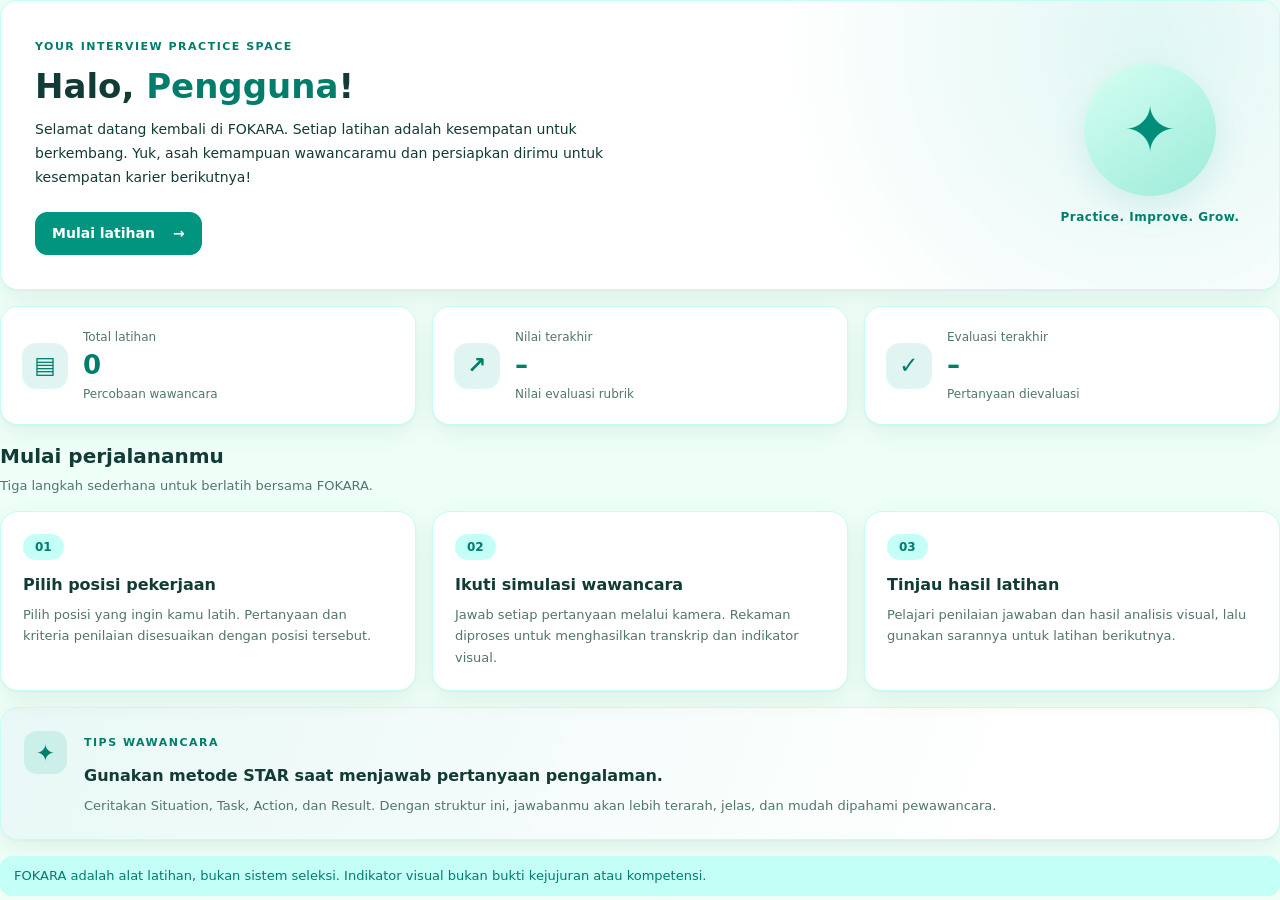
<file: frontend/web/index.html>
<!doctype html>
<html lang="id" data-theme="langit">

<head>
  <meta charset="utf-8">
  <meta name="viewport" content="width=device-width,initial-scale=1">

  <title>FOKARA</title>

  <link rel="icon" href="assets/img/favicon.svg">
  <link rel="stylesheet" href="assets/css/tokens.css">
  <link rel="stylesheet" href="assets/css/base.css">
  <link rel="stylesheet" href="assets/css/components.css">
  <link rel="stylesheet" href="assets/css/pages/home.css">
</head>

<body data-root="">

  <div id="content" class="stack">

    <!-- SAPAAN -->
    <section class="card welcome">

      <div class="welcome-content">
        <span class="welcome-label">YOUR INTERVIEW PRACTICE SPACE</span>

        <h2>
          Halo, <span id="greetingName">Pengguna</span>!
        </h2>

        <p>
          Selamat datang kembali di FOKARA.
          Setiap latihan adalah kesempatan untuk berkembang.
          Yuk, asah kemampuan wawancaramu dan persiapkan dirimu
          untuk kesempatan karier berikutnya!
        </p>

        <a class="btn primary" href="pages/roles.html">
          <span>Mulai latihan</span>
          <span aria-hidden="true">→</span>
        </a>
      </div>

      <div class="welcome-decoration" aria-hidden="true">
        <div class="welcome-circle">
          <span>✦</span>
        </div>
        <div class="welcome-caption">
          Practice. Improve. Grow.
        </div>
      </div>

    </section>


    <!-- STATISTIK -->
    <section class="home-stats">

      <article class="card stat-card">
        <div class="stat-icon">▤</div>
        <div>
          <span class="muted small">Total latihan</span>
          <strong id="totalPractice">0</strong>
          <span class="stat-description">Percobaan wawancara</span>
        </div>
      </article>

      <article class="card stat-card">
        <div class="stat-icon">↗</div>
        <div>
          <span class="muted small">Nilai terakhir</span>
          <strong id="latestScore">–</strong>
          <span class="stat-description">Nilai evaluasi rubrik</span>
        </div>
      </article>

      <article class="card stat-card">
        <div class="stat-icon">✓</div>
        <div>
          <span class="muted small">Evaluasi terakhir</span>
          <strong id="evaluatedQuestions">–</strong>
          <span class="stat-description">Pertanyaan dievaluasi</span>
        </div>
      </article>

    </section>


    <!-- PANDUAN -->
    <section class="home-section">

      <div class="section-heading">
        <div>
          <h2>Mulai perjalananmu</h2>
          <p class="muted">Tiga langkah sederhana untuk berlatih bersama FOKARA.</p>
        </div>
      </div>

      <div class="grid g3 home-steps">

        <article class="card step-card">
          <span class="chip">01</span>
          <h3>Pilih posisi pekerjaan</h3>
          <p class="muted">
            Pilih posisi yang ingin kamu latih.
            Pertanyaan dan kriteria penilaian disesuaikan
            dengan posisi tersebut.
          </p>
        </article>

        <article class="card step-card">
          <span class="chip">02</span>
          <h3>Ikuti simulasi wawancara</h3>
          <p class="muted">
            Jawab setiap pertanyaan melalui kamera.
            Rekaman diproses untuk menghasilkan transkrip
            dan indikator visual.
          </p>
        </article>

        <article class="card step-card">
          <span class="chip">03</span>
          <h3>Tinjau hasil latihan</h3>
          <p class="muted">
            Pelajari penilaian jawaban dan hasil analisis visual,
            lalu gunakan sarannya untuk latihan berikutnya.
          </p>
        </article>

      </div>
    </section>


    <!-- LAPORAN TERAKHIR -->
    <section class="card last" id="lastCard" hidden>

      <div class="last-heading">
        <span class="muted small">LAPORAN TERAKHIR</span>
        <b id="lastRole">Latihan</b>
        <div class="muted small" id="lastDate">
          Tanggal tidak tersedia
        </div>
      </div>

      <div class="last-result">
        <b class="last-score" id="lastScore">–</b>
        <span class="muted small">Nilai evaluasi jawaban</span>
      </div>

      <a class="btn" id="lastLink" href="#">
        Buka laporan →
      </a>

    </section>


    <!-- TIPS -->
    <section class="card daily-tip">

      <div class="tip-icon">✦</div>

      <div>
        <span class="tip-label">TIPS WAWANCARA</span>
        <h3>Gunakan metode STAR saat menjawab pertanyaan pengalaman.</h3>
        <p class="muted">
          Ceritakan Situation, Task, Action, dan Result.
          Dengan struktur ini, jawabanmu akan lebih terarah,
          jelas, dan mudah dipahami pewawancara.
        </p>
      </div>

    </section>


    <!-- INFORMASI -->
    <p class="banner">
      FOKARA adalah alat latihan, bukan sistem seleksi.
      Indikator visual bukan bukti kejujuran atau kompetensi.
    </p>

  </div>

  <script
    type="module"
    src="assets/js/pages/home.js"
  ></script>

</body>
</html>
</file>
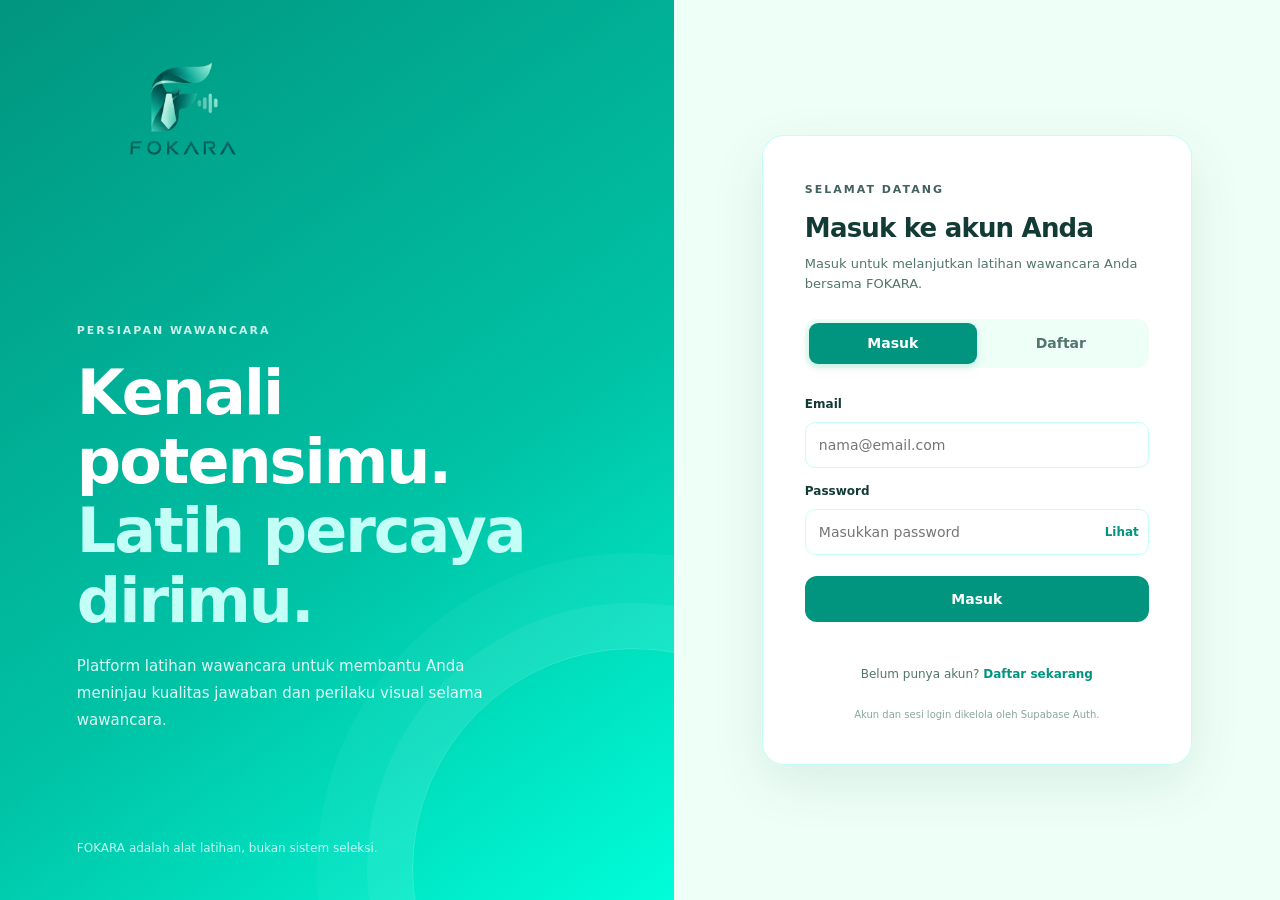
<file: frontend/web/login.html>
<!doctype html>
<html lang="id" data-theme="langit">

<head>
  <meta charset="utf-8">
  <meta name="viewport" content="width=device-width,initial-scale=1">
  <meta name="theme-color" content="#01957F">

  <title>Masuk · FOKARA</title>

  <link rel="icon" href="assets/img/favicon.svg">
  <link rel="stylesheet" href="assets/css/tokens.css">
  <link rel="stylesheet" href="assets/css/base.css">
  <link rel="stylesheet" href="assets/css/components.css">
  <link rel="stylesheet" href="assets/css/pages/auth.css">

  <style>
    .auth-brand {
      display: inline-flex;
      align-items: center;
      text-decoration: none;
      margin-bottom: 32px;
    }

    .auth-logo {
      display: block;
      width: 210px;
      max-width: 100%;
      height: auto;
      object-fit: contain;
    }

    .auth-disclaimer {
      line-height: 1.6;
    }

    @media (max-width: 768px) {
      .auth-logo {
        width: 175px;
      }
    }
  </style>
</head>

<body class="auth-page" data-root="">

  <main class="auth-layout">

    <!-- BAGIAN INTRO / BRAND -->
    <section class="auth-intro">

      <a class="auth-brand" href="login.html" aria-label="FOKARA">
        <img
          src="assets/img/fokara-logo.png"
          alt="FOKARA"
          class="auth-logo"
        >
      </a>

      <div class="auth-intro-copy">
        <span class="auth-kicker">PERSIAPAN WAWANCARA</span>

        <h1>
          Kenali potensimu.<br>
          <span>Latih percaya dirimu.</span>
        </h1>

        <p>
          Platform latihan wawancara untuk membantu Anda meninjau kualitas jawaban dan perilaku visual selama wawancara.
        </p>
      </div>

      <p class="auth-disclaimer">
        FOKARA adalah alat latihan, bukan sistem seleksi.
      </p>

    </section>


    <!-- BAGIAN FORM LOGIN -->
    <section class="auth-panel-wrap">

      <div class="auth-panel">

        <div class="auth-heading">
          <span class="auth-kicker">SELAMAT DATANG</span>

          <h2 id="formTitle">Masuk ke akun Anda</h2>

          <p id="formSubtitle">
            Masuk untuk melanjutkan latihan wawancara Anda bersama FOKARA.
          </p>
        </div>


        <!-- TAB LOGIN DAN REGISTER -->
        <div class="auth-tabs" role="tablist" aria-label="Jenis autentikasi">

          <button
            class="auth-tab active"
            id="loginTab"
            type="button"
          >
            Masuk
          </button>

          <button
            class="auth-tab"
            id="registerTab"
            type="button"
          >
            Daftar
          </button>

        </div>


        <!-- FORM AUTENTIKASI -->
        <form
          id="authForm"
          class="auth-form"
          method="post"
          action="#"
          onsubmit="return false;"
        >

          <!-- NAMA LENGKAP -->
          <div id="nameWrap" hidden>
            <label for="fullName">Nama lengkap</label>

            <input
              id="fullName"
              name="fullName"
              type="text"
              placeholder="Nama lengkap"
              autocomplete="name"
              minlength="2"
            >
          </div>


          <!-- EMAIL -->
          <label for="email">Email</label>

          <input
            id="email"
            name="email"
            type="email"
            placeholder="nama@email.com"
            autocomplete="email"
            required
          >


          <!-- PASSWORD -->
          <label for="password">Password</label>

          <div class="password-wrap">

            <input
              id="password"
              name="password"
              type="password"
              placeholder="Masukkan password"
              autocomplete="current-password"
              minlength="8"
              required
            >

            <button
              type="button"
              id="togglePassword"
              class="password-toggle"
              aria-label="Tampilkan password"
            >
              Lihat
            </button>

          </div>


          <!-- KONFIRMASI PASSWORD -->
          <div id="confirmWrap" hidden>

            <label for="confirmPassword">
              Konfirmasi password
            </label>

            <input
              id="confirmPassword"
              name="confirmPassword"
              type="password"
              placeholder="Ulangi password"
              autocomplete="new-password"
              minlength="8"
            >

          </div>


          <!-- TOMBOL SUBMIT -->
          <button
            id="submitBtn"
            class="btn primary auth-submit"
            type="submit"
          >
            Masuk
          </button>


          <!-- PESAN AUTENTIKASI -->
          <p
            id="authMessage"
            class="auth-message"
            role="status"
            aria-live="polite"
          ></p>

        </form>


        <!-- PINDAH LOGIN / REGISTER -->
        <p class="auth-switch" id="switchText">

          <span id="switchPrompt">
            Belum punya akun?
          </span>

          <button
            type="button"
            id="switchMode"
          >
            Daftar sekarang
          </button>

        </p>


        <!-- INFORMASI KEAMANAN -->
        <p class="auth-security">
          Akun dan sesi login dikelola oleh Supabase Auth.
        </p>

      </div>

    </section>

  </main>


  <!-- JAVASCRIPT AUTENTIKASI -->
  <script
    type="module"
    src="assets/js/pages/login.js"
  ></script>

</body>
</html>
</file>
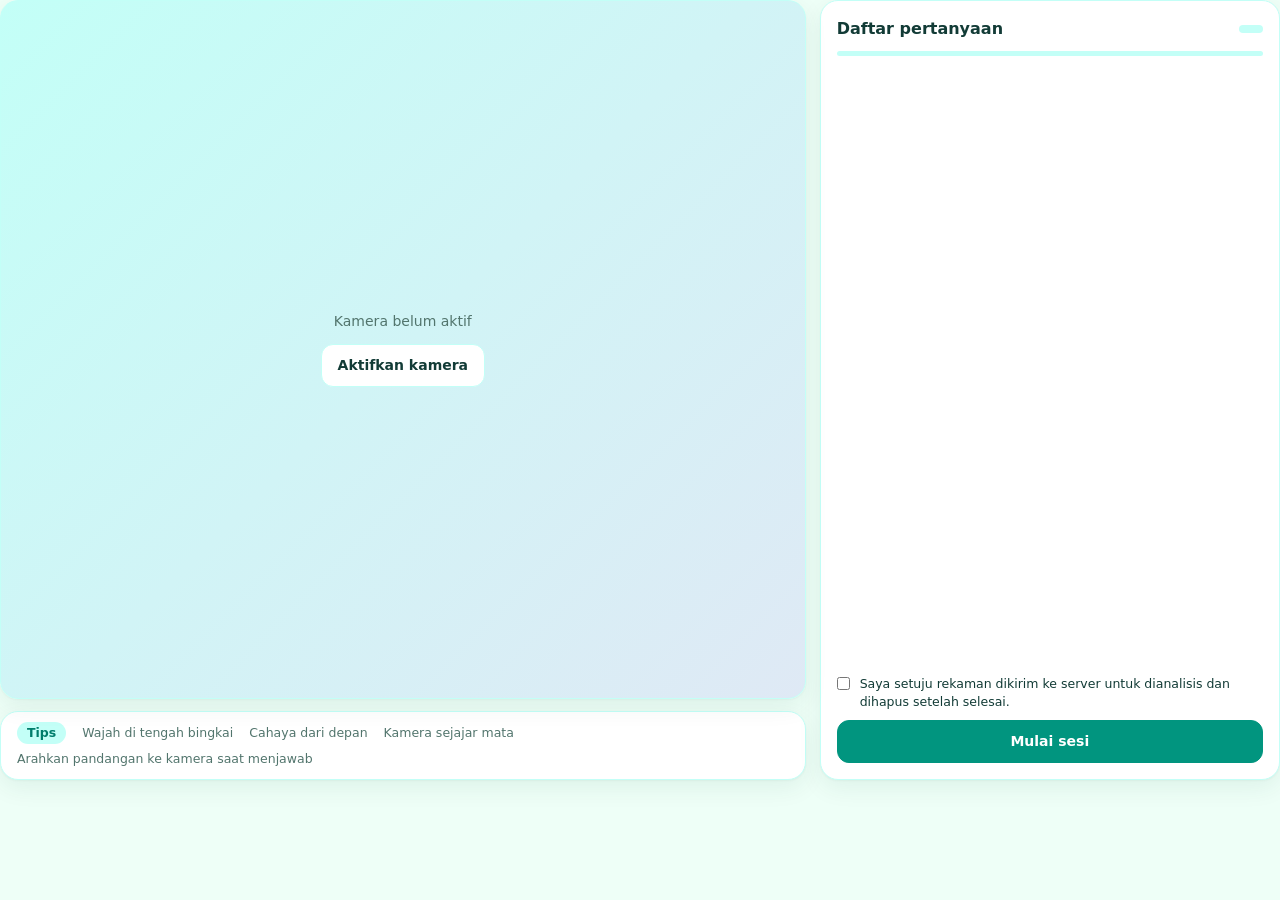
<file: frontend/web/pages/interview.html>
<!doctype html>
<html lang="id" data-theme="langit">
<head>
  <meta charset="utf-8"><meta name="viewport" content="width=device-width,initial-scale=1">
  <title>Sesi Latihan</title>
  <link rel="icon" href="../assets/img/favicon.svg">
  <link rel="stylesheet" href="../assets/css/tokens.css">
  <link rel="stylesheet" href="../assets/css/base.css">
  <link rel="stylesheet" href="../assets/css/components.css">
  <link rel="stylesheet" href="../assets/css/pages/interview.css">
</head>
<body data-root="../">
  <div id="content" class="session">
    <section class="left">
      <div class="card video">
        <video id="cam" autoplay muted playsinline></video>
        <div class="ph" id="ph">
          <p id="phText">Kamera belum aktif</p>
          <button class="btn" id="previewBtn">Aktifkan kamera</button>
        </div>
        <div class="guide" id="guide" hidden></div>
        <div class="vtag" id="vtag" hidden><i></i><span id="timer">00:00 / 02:00</span></div>
        <div class="proc" id="proc" hidden>
          <div class="proc-box">
            <h3>Memproses sesi</h3>
            <p class="muted" id="procMsg">Mengirim rekaman…</p>
            <div class="bar"><i id="procBar" style="width:0;background:var(--accent)"></i></div>
            <button class="btn" id="retryBtn" hidden onclick="location.reload()">Muat ulang</button>
          </div>
        </div>
      </div>
      <div class="card tipbar">
        <span class="tipt">Tips</span>
        <span>Wajah di tengah bingkai</span>
        <span>Cahaya dari depan</span>
        <span>Kamera sejajar mata</span>
        <span>Arahkan pandangan ke kamera saat menjawab</span>
      </div>
    </section>

    <aside class="card qside">
      <div class="qs-head"><h2>Daftar pertanyaan</h2><span class="chip" id="qCount"></span></div>
      <div class="progress"><i id="prog"></i></div>
      <div class="qs-body" id="qBody"></div>
      <div class="qs-foot">
        <label class="check" id="consentRow">
          <input type="checkbox" id="consent">
          <span>Saya setuju rekaman dikirim ke server untuk dianalisis dan dihapus setelah selesai.</span>
        </label>
        <button class="btn primary block" id="startBtn">Mulai sesi</button>
        <button class="btn primary block" id="nextBtn" hidden>Pertanyaan berikutnya</button>
      </div>
    </aside>
  </div>
  <script type="module" src="../assets/js/pages/interview.js"></script>
</body>
</html>
</file>
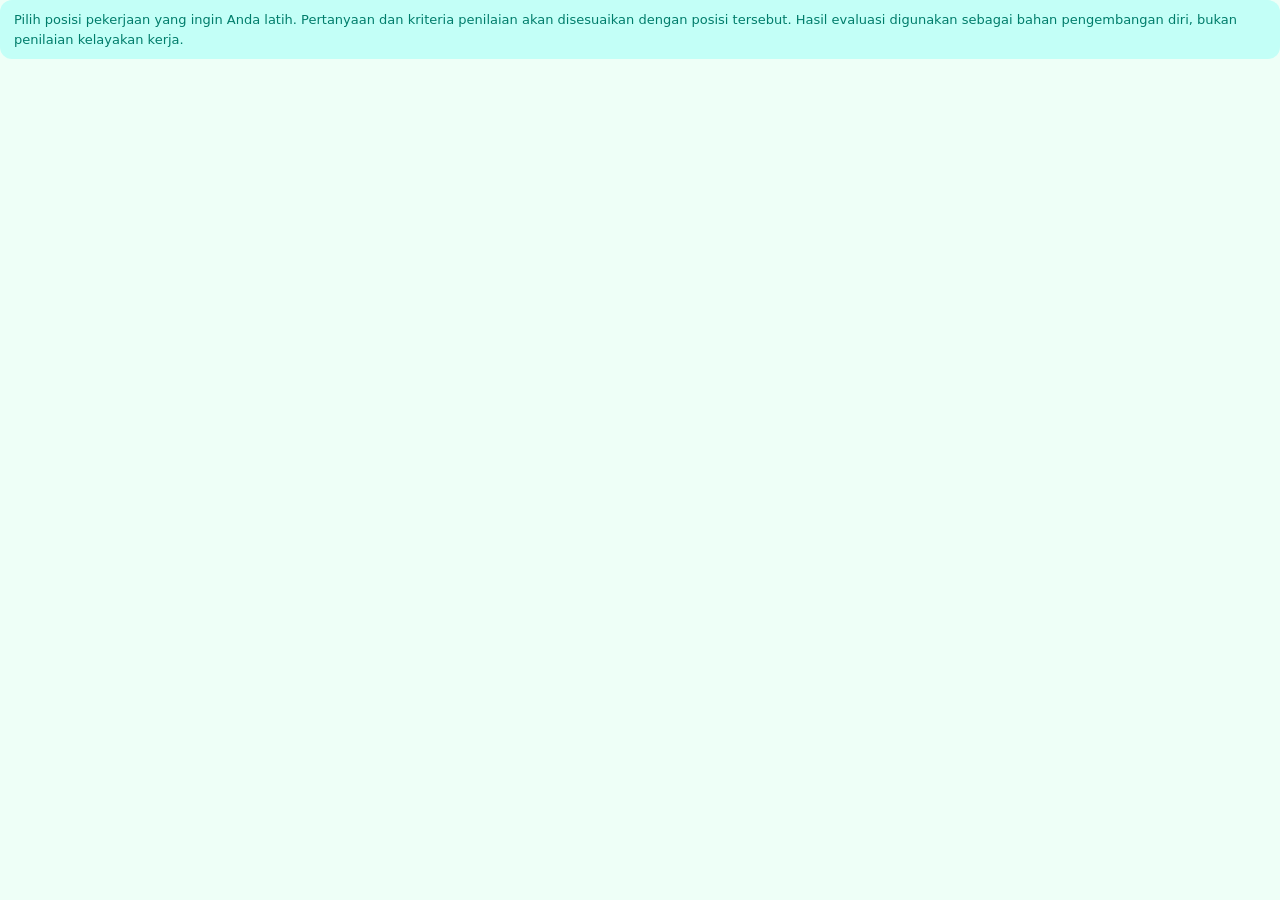
<file: frontend/web/pages/roles.html>
<!doctype html>
<html lang="id" data-theme="langit">
<head>
  <meta charset="utf-8"><meta name="viewport" content="width=device-width,initial-scale=1">
  <title>Pilih Posisi</title>
  <link rel="icon" href="../assets/img/favicon.svg">
  <link rel="stylesheet" href="../assets/css/tokens.css">
  <link rel="stylesheet" href="../assets/css/base.css">
  <link rel="stylesheet" href="../assets/css/components.css">
  <link rel="stylesheet" href="../assets/css/pages/roles.css">
</head>
<body data-root="../">
  <div id="content" class="stack">
    <p class="banner">
      Pilih posisi pekerjaan yang ingin Anda latih.
      Pertanyaan dan kriteria penilaian akan disesuaikan
      dengan posisi tersebut. Hasil evaluasi digunakan
      sebagai bahan pengembangan diri, bukan penilaian
      kelayakan kerja.
    </p>
    <section class="grid g3" id="roleGrid"></section>
  </div>
  <script type="module" src="../assets/js/pages/roles.js"></script>
</body>
</html>
</file>
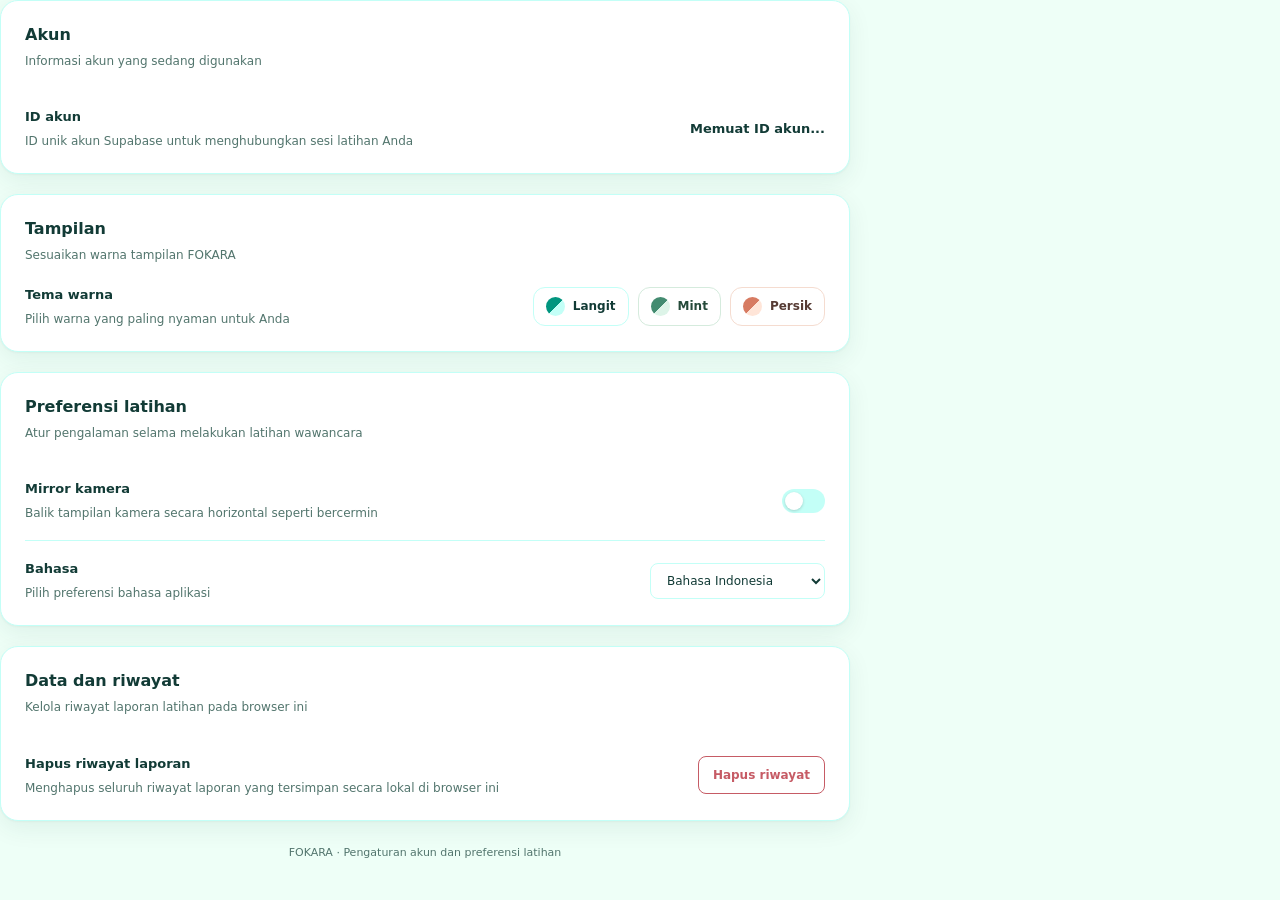
<file: frontend/web/pages/settings.html>
<!doctype html>
<html lang="id" data-theme="langit">

<head>
  <meta charset="utf-8">
  <meta name="viewport" content="width=device-width,initial-scale=1">
  <meta name="theme-color" content="#01957F">

  <title>Pengaturan · FOKARA</title>

  <link rel="stylesheet" href="../assets/css/tokens.css">
  <link rel="stylesheet" href="../assets/css/base.css">
  <link rel="stylesheet" href="../assets/css/components.css">
  <link rel="stylesheet" href="../assets/css/pages/settings.css">
</head>

<body data-root="../">

  <div id="content" class="set">

    <!-- ID AKUN -->
    <section class="settings-card">

      <div class="settings-section-heading">
        <div>
          <h2>Akun</h2>
          <p>Informasi akun yang sedang digunakan</p>
        </div>
      </div>

      <div class="row account-row">
        <div class="row-info">
          <b>ID akun</b>
          <div class="muted small">
            ID unik akun Supabase untuk menghubungkan sesi latihan Anda
          </div>
        </div>

        <b id="pidText" class="account-id">
          Memuat ID akun...
        </b>
      </div>

    </section>


    <!-- TEMA TAMPILAN -->
    <section class="settings-card">

      <div class="settings-section-heading">
        <div>
          <h2>Tampilan</h2>
          <p>Sesuaikan warna tampilan FOKARA</p>
        </div>
      </div>

      <div class="settings-option">
        <div class="option-info">
          <b>Tema warna</b>
          <p>Pilih warna yang paling nyaman untuk Anda</p>
        </div>

        <div class="swatches">

          <button
            type="button"
            class="swatch"
            data-theme="langit"
            style="--c:#01957F; --t:#C3FFF7;"
            aria-label="Tema Langit"
            title="Langit"
          >
            <i></i>
            <span>Langit</span>
          </button>

          <button
            type="button"
            class="swatch"
            data-theme="mint"
            style="--c:#438B70; --t:#DDF4E8;"
            aria-label="Tema Mint"
            title="Mint"
          >
            <i></i>
            <span>Mint</span>
          </button>

          <button
            type="button"
            class="swatch"
            data-theme="persik"
            style="--c:#D77B62; --t:#FFE5D8;"
            aria-label="Tema Persik"
            title="Persik"
          >
            <i></i>
            <span>Persik</span>
          </button>

        </div>
      </div>

    </section>


    <!-- PREFERENSI LATIHAN -->
    <section class="settings-card">

      <div class="settings-section-heading">
        <div>
          <h2>Preferensi latihan</h2>
          <p>Atur pengalaman selama melakukan latihan wawancara</p>
        </div>
      </div>

      <div class="row">
        <div class="row-info">
          <b>Mirror kamera</b>
          <div class="muted small">
            Balik tampilan kamera secara horizontal seperti bercermin
          </div>
        </div>

        <label class="setting-control" for="mirror">
          <input
            type="checkbox"
            id="mirror"
            name="mirror"
          >
          <span class="toggle-track"></span>
        </label>
      </div>

      <div class="row">
        <div class="row-info">
          <b>Bahasa</b>
          <div class="muted small">
            Pilih preferensi bahasa aplikasi
          </div>
        </div>

        <select id="bahasa" name="bahasa">
          <option value="id">Bahasa Indonesia</option>
          <option value="en">English</option>
        </select>
      </div>

    </section>


    <!-- RIWAYAT -->
    <section class="settings-card">

      <div class="settings-section-heading">
        <div>
          <h2>Data dan riwayat</h2>
          <p>Kelola riwayat laporan latihan pada browser ini</p>
        </div>
      </div>

      <div class="row">
        <div class="row-info">
          <b>Hapus riwayat laporan</b>
          <div class="muted small">
            Menghapus seluruh riwayat laporan yang tersimpan secara lokal di browser ini
          </div>
        </div>

        <button
          type="button"
          id="clearBtn"
          class="btn danger-btn"
        >
          Hapus riwayat
        </button>
      </div>

    </section>


    <!-- INFORMASI -->
    <p class="settings-footer">
      FOKARA · Pengaturan akun dan preferensi latihan
    </p>

  </div>


  <script
    type="module"
    src="../assets/js/pages/settings.js"
  ></script>

</body>
</html>
</file>
<file: frontend/web/assets/css/tokens.css>
:root {
  --font: "Plus Jakarta Sans", Inter, system-ui, -apple-system, "Segoe UI", sans-serif;

  --r-lg: 18px;
  --r-md: 12px;
  --r-sm: 8px;

  --shadow:
    0 1px 2px rgba(1, 64, 54, .04),
    0 8px 24px rgba(1, 64, 54, .07);
}


/* =====================================================
   TEMA LANGIT
===================================================== */

:root,
[data-theme="langit"] {
  --bg: #EEFFF7;
  --surface: #FFFFFF;

  --ink: #123B36;
  --text: #123B36;
  --muted: #52756D;
  --line: #C3FFF7;

  --accent: #01957F;
  --accent-strong: #007D6B;
  --accent-soft: #C3FFF7;

  --good: #01957F;
  --warn: #C18A36;
  --bad: #C65B65;

  --tie: #00C2A5;
}


/* =====================================================
   TEMA MINT
===================================================== */

[data-theme="mint"] {
  --bg: #F0FAF4;
  --surface: #FFFFFF;

  --ink: #254A3A;
  --text: #254A3A;
  --muted: #63816F;
  --line: #D5EBDD;

  --accent: #438B70;
  --accent-strong: #317257;
  --accent-soft: #DDF4E8;

  --good: #438B70;
  --warn: #C18A36;
  --bad: #C65B65;

  --tie: #76B99A;
}


/* =====================================================
   TEMA PERSIK
===================================================== */

[data-theme="persik"] {
  --bg: #FFF7F2;
  --surface: #FFFFFF;

  --ink: #563B34;
  --text: #563B34;
  --muted: #92736A;
  --line: #F5DCD0;

  --accent: #D77B62;
  --accent-strong: #B85D47;
  --accent-soft: #FFE5D8;

  --good: #438B70;
  --warn: #C18A36;
  --bad: #C65B65;

  --tie: #F0A48C;
}
</file>
<file: frontend/web/assets/css/base.css>
*{box-sizing:border-box;margin:0;padding:0}
[hidden]{display:none!important}
body{font-family:var(--font);background:var(--bg);color:var(--ink);font-size:14px;line-height:1.5}
a{color:inherit;text-decoration:none}
button,select,input{font:inherit}
button{cursor:pointer}
h1{font-size:22px;letter-spacing:-.2px}
h2{font-size:16px}
h3{font-size:14px}
.muted{color:var(--muted)}
.small{font-size:12px}

.app{display:grid;grid-template-columns:232px 1fr;min-height:100vh}
.side{position:sticky;top:0;height:100vh;background:var(--surface);border-right:1px solid var(--line);
  padding:20px 14px;display:flex;flex-direction:column;gap:6px}
.brand{display:flex;align-items:center;gap:10px;padding:4px 8px 20px}
.logo{width:28px;height:40px;flex:none;color:var(--ink)}
.logo svg{width:100%;height:100%;display:block}
.wordmark{display:block;font-size:20px;line-height:1;white-space:nowrap}
.wordmark .w1{font-weight:500}
.wordmark .w2{font-weight:800;color:var(--accent)}
.tagline{display:block;margin-top:5px;font-size:11px;color:var(--muted);line-height:1.3;max-width:140px}
.nav{display:flex;flex-direction:column;gap:4px}
.nav a{display:flex;align-items:center;gap:10px;padding:10px 12px;border-radius:var(--r-md);color:var(--muted);font-weight:600}
.nav a:hover,.nav a.on{background:var(--accent-soft);color:var(--accent-strong)}
.nav svg{width:18px;height:18px;fill:none;stroke:currentColor;stroke-width:2;stroke-linecap:round;stroke-linejoin:round;flex:none}
.main{padding:0 28px 32px;min-width:0}
.top{display:flex;align-items:center;height:84px}

@media(max-width:800px){
  .app{grid-template-columns:1fr}
  .side{position:fixed;inset:auto 0 0 0;height:auto;flex-direction:row;padding:6px 10px;z-index:20;border-right:0;border-top:1px solid var(--line)}
  .brand{display:none}
  .nav{flex-direction:row;width:100%;justify-content:space-around}
  .nav a span{display:none}
  .main{padding:0 16px 90px}
}
@media print{.side,.btn,.tabs{display:none!important}.app{display:block}.main{padding:0}}
</file>
<file: frontend/web/assets/css/components.css>
.card{background:var(--surface);border:1px solid var(--line);border-radius:var(--r-lg);box-shadow:var(--shadow);padding:20px}
.stack>*+*{margin-top:16px}
.grid{display:grid;gap:16px}
.g2{grid-template-columns:1fr 1fr}
.g3{grid-template-columns:repeat(3,1fr)}
@media(max-width:900px){.g2,.g3{grid-template-columns:1fr}}

.btn{display:inline-flex;align-items:center;gap:8px;border:1px solid var(--line);background:var(--surface);color:var(--ink);
  border-radius:var(--r-md);padding:10px 16px;font-weight:600;transition:.15s}
.btn:hover:not(:disabled){border-color:var(--accent);color:var(--accent-strong)}
.btn.primary{background:var(--accent);border-color:var(--accent);color:#fff}
.btn.primary:hover:not(:disabled){background:var(--accent-strong);border-color:var(--accent-strong);color:#fff}
.btn:disabled{opacity:.5;cursor:not-allowed}

.badge{display:inline-block;padding:3px 12px;border-radius:99px;font-size:12px;font-weight:700}
.badge.good{background:color-mix(in srgb,var(--good) 14%,#fff);color:var(--good)}
.badge.warn{background:color-mix(in srgb,var(--warn) 18%,#fff);color:#b27300}
.badge.bad{background:color-mix(in srgb,var(--bad) 14%,#fff);color:var(--bad)}
.chip{display:inline-block;padding:4px 12px;border-radius:99px;background:var(--accent-soft);color:var(--accent-strong);font-size:12px;font-weight:600}

.bar{height:8px;border-radius:99px;background:var(--line);overflow:hidden}
.bar i{display:block;height:100%;border-radius:99px}
.tabs{display:flex;gap:6px;flex-wrap:wrap;margin-bottom:14px}
.tab{border:1px solid var(--line);background:var(--surface);border-radius:99px;padding:5px 14px;font-weight:600;color:var(--muted)}
.tab.on{background:var(--accent);border-color:var(--accent);color:#fff}

.toast{position:fixed;bottom:24px;left:50%;transform:translate(-50%,16px);background:var(--ink);color:#fff;
  padding:10px 16px;border-radius:var(--r-md);opacity:0;transition:.25s;pointer-events:none;z-index:50}
.toast.show{opacity:1;transform:translate(-50%,0)}
.banner{background:var(--accent-soft);color:var(--accent-strong);border-radius:var(--r-md);padding:10px 14px;font-size:13px}
.tw{overflow-x:auto}
.tbl{width:100%;border-collapse:collapse;font-size:13px}
.tbl th,.tbl td{padding:10px 8px;text-align:left;border-bottom:1px solid var(--line)}
.tbl th{color:var(--muted);font-weight:600}
.legend{display:flex;gap:14px;flex-wrap:wrap;margin:8px 0 12px}
.legend i{display:inline-block;width:10px;height:10px;border-radius:3px;margin-right:6px}
.pid{margin-top:auto;padding:10px 12px;border-radius:var(--r-md);background:var(--bg);line-height:1.5}
select{border:1px solid var(--line);border-radius:var(--r-sm);padding:7px 10px;background:var(--surface);font:inherit}
@media(max-width:800px){.pid{display:none}}
.top{gap:12px}
.top-title h1{line-height:1.25}
.top-actions{margin-left:auto;display:flex;align-items:center;gap:10px}
.icon-btn{width:38px;height:38px;flex:none;display:grid;place-items:center;border-radius:var(--r-md);
  border:1px solid var(--line);background:var(--surface);color:var(--ink)}
.icon-btn svg{width:18px;height:18px;fill:none;stroke:currentColor;stroke-width:2;stroke-linecap:round;stroke-linejoin:round}
.icon-btn:hover{border-color:var(--accent);color:var(--accent-strong)}
.pill{display:inline-flex;align-items:center;gap:8px;border-radius:var(--r-md);padding:9px 14px;font-weight:700;font-size:13px}
.pill.idle{background:var(--bg);border:1px solid var(--line);color:var(--muted)}
.pill.live{background:var(--bad);color:#fff}
.pill.live i{width:8px;height:8px;border-radius:50%;background:#fff;animation:bl 1.2s infinite}
@keyframes bl{50%{opacity:.3}}

/* =====================================================
   FOKARA BRAND LOGO
===================================================== */

.brand {
  display: flex;
  align-items: center;
  justify-content: center;
  padding: 12px;
  text-decoration: none;
}

.brand-logo {
  display: block;
  width: 145px;
  max-width: 100%;
  height: auto;
  object-fit: contain;
}

/* Responsive logo */

@media (max-width: 768px) {
  .brand-logo {
    width: 125px;
  }
}
</file>
<file: frontend/web/assets/css/pages/home.css>
/* =====================================================
   WELCOME
===================================================== */

.welcome {
  display: flex;
  align-items: center;
  justify-content: space-between;
  gap: 28px;
  padding: 34px;
  min-height: 230px;
  overflow: hidden;
  background:
    radial-gradient(circle at 90% 15%, rgba(0, 190, 160, .12), transparent 32%),
    var(--surface, #ffffff);
}

.welcome-content {
  max-width: 690px;
}

.welcome-label,
.tip-label {
  display: inline-block;
  color: var(--accent-strong);
  font-size: 11px;
  font-weight: 800;
  letter-spacing: 1.5px;
  margin-bottom: 10px;
}

.welcome h2 {
  font-size: clamp(25px, 3vw, 34px);
  line-height: 1.2;
  margin: 0 0 12px;
}

.welcome h2 span {
  color: var(--accent-strong);
}

.welcome p {
  max-width: 620px;
  line-height: 1.7;
  margin: 0 0 22px;
}

.welcome .btn {
  display: inline-flex;
  align-items: center;
  gap: 18px;
}

.welcome-decoration {
  flex-shrink: 0;
  width: 190px;
  display: flex;
  flex-direction: column;
  align-items: center;
  justify-content: center;
}

.welcome-circle {
  width: 132px;
  height: 132px;
  display: grid;
  place-items: center;
  border-radius: 50%;
  background: linear-gradient(145deg, #d5fff2, #9cebd9);
  color: #008e7b;
  font-size: 64px;
  box-shadow: 0 12px 35px rgba(0, 150, 125, .12);
}

.welcome-caption {
  color: var(--accent-strong);
  font-size: 12px;
  font-weight: 700;
  margin-top: 12px;
  letter-spacing: .5px;
}


/* =====================================================
   STATISTICS
===================================================== */

.home-stats {
  display: grid;
  grid-template-columns: repeat(3, minmax(0, 1fr));
  gap: 16px;
}

.stat-card {
  display: flex;
  align-items: center;
  gap: 15px;
  padding: 21px;
  min-width: 0;
}

.stat-icon {
  width: 46px;
  height: 46px;
  flex-shrink: 0;
  display: grid;
  place-items: center;
  border-radius: 14px;
  background: rgba(0, 174, 148, .12);
  color: var(--accent-strong);
  font-size: 23px;
  font-weight: 800;
}

.stat-card > div:last-child {
  display: flex;
  flex-direction: column;
  min-width: 0;
}

.stat-card strong {
  font-size: 26px;
  line-height: 1.3;
  margin: 3px 0;
  color: var(--accent-strong);
}

.stat-description {
  color: var(--muted, #71847f);
  font-size: 12px;
}


/* =====================================================
   SECTION
===================================================== */

.home-section {
  display: flex;
  flex-direction: column;
  gap: 15px;
}

.section-heading h2 {
  font-size: 20px;
  margin: 0 0 5px;
}

.section-heading p {
  margin: 0;
  font-size: 13px;
}

.home-steps {
  gap: 16px;
}

.step-card {
  padding: 22px;
  transition: transform .2s ease, box-shadow .2s ease;
}

.step-card:hover {
  transform: translateY(-3px);
  box-shadow: 0 12px 28px rgba(0, 130, 110, .08);
}

.step-card h3 {
  margin: 13px 0 7px;
  font-size: 16px;
}

.step-card p {
  line-height: 1.65;
  margin: 0;
  font-size: 13px;
}


/* =====================================================
   LAST REPORT
===================================================== */

.last {
  display: flex;
  align-items: center;
  justify-content: space-between;
  gap: 20px;
  padding: 22px;
}

.last-heading,
.last-result {
  display: flex;
  flex-direction: column;
  gap: 5px;
}

.last-heading b {
  font-size: 17px;
}

.last-score {
  font-size: 32px;
  line-height: 1.1;
  color: var(--accent-strong);
}

.last-result {
  margin-left: auto;
}


/* =====================================================
   DAILY TIP
===================================================== */

.daily-tip {
  display: flex;
  align-items: flex-start;
  gap: 17px;
  padding: 23px;
  background:
    linear-gradient(110deg, rgba(0, 180, 150, .09), transparent 80%),
    var(--surface, #ffffff);
}

.tip-icon {
  width: 43px;
  height: 43px;
  flex-shrink: 0;
  display: grid;
  place-items: center;
  border-radius: 13px;
  background: rgba(0, 174, 148, .13);
  color: var(--accent-strong);
  font-size: 23px;
}

.daily-tip h3 {
  margin: 2px 0 7px;
  font-size: 16px;
}

.daily-tip p {
  line-height: 1.65;
  margin: 0;
  font-size: 13px;
}


/* =====================================================
   RESPONSIVE
===================================================== */

@media (max-width: 850px) {
  .welcome-decoration {
    width: 135px;
  }

  .welcome-circle {
    width: 105px;
    height: 105px;
    font-size: 48px;
  }

  .home-stats {
    grid-template-columns: 1fr;
  }
}

@media (max-width: 600px) {
  .welcome {
    padding: 23px;
  }

  .welcome-decoration {
    display: none;
  }

  .welcome h2 {
    font-size: 25px;
  }

  .last {
    align-items: flex-start;
    flex-direction: column;
  }

  .last-result {
    margin-left: 0;
  }

  .daily-tip {
    padding: 18px;
  }
}


/* =====================================================
   USER PROFILE IN SIDEBAR
===================================================== */

.user-card {
  display: flex;
  flex-wrap: wrap;
  align-items: center;
  gap: 9px;
}

.user-avatar {
  width: 40px;
  height: 40px;
  flex-shrink: 0;
  display: grid;
  place-items: center;
  border-radius: 50%;
  background: linear-gradient(135deg, #c9fff0, #8ce4d0);
  color: #007d6b;
  font-weight: 800;
  font-size: 15px;
}

.user-info {
  display: flex;
  flex: 1;
  min-width: 0;
  flex-direction: column;
  gap: 3px;
}

.user-name {
  overflow-wrap: anywhere;
  color: var(--text, #173b35);
  font-size: 13px;
}
</file>
<file: frontend/web/assets/css/pages/auth.css>
.auth-page{min-height:100vh;background:var(--bg)}
.auth-layout{min-height:100vh;display:grid;grid-template-columns:minmax(320px,1fr) minmax(420px,.9fr)}
.auth-intro{position:relative;display:flex;flex-direction:column;justify-content:space-between;gap:40px;padding:42px clamp(28px,6vw,88px);color:#fff;background:linear-gradient(145deg,#01957F 0%,#00C2A5 58%,#00FED9 100%);overflow:hidden}
.auth-intro:after{content:"";position:absolute;width:440px;height:440px;border:1px solid rgba(255,255,255,.2);border-radius:50%;right:-180px;bottom:-190px;box-shadow:0 0 0 45px rgba(255,255,255,.06),0 0 0 95px rgba(255,255,255,.04)}
.auth-brand{display:inline-flex;align-items:center;gap:12px;width:max-content;color:#fff;font-size:22px;font-weight:700;letter-spacing:-.5px}
.auth-brand>span:last-child>span{font-weight:400}
.auth-mark{width:38px;height:38px;display:grid;place-items:center;border:1px solid rgba(255,255,255,.65);border-radius:12px;font-size:25px}
.auth-intro-copy{position:relative;z-index:1;max-width:560px;margin:auto 0}
.auth-kicker{font-size:11px;font-weight:800;letter-spacing:2px;opacity:.8}
.auth-intro h1{font-size:clamp(36px,5vw,62px);line-height:1.12;letter-spacing:-2px;margin:18px 0}
.auth-intro h1 span{color:#C3FFF7}
.auth-intro-copy p{max-width:440px;color:rgba(255,255,255,.88);font-size:15px;line-height:1.8}
.auth-disclaimer{position:relative;z-index:1;color:rgba(255,255,255,.75);font-size:12px}
.auth-panel-wrap{display:grid;place-items:center;padding:36px 24px;background:#EEFFF7}
.auth-panel{width:min(100%,430px);padding:clamp(24px,4vw,42px);background:#fff;border:1px solid #C3FFF7;border-radius:22px;box-shadow:0 18px 55px rgba(1,64,54,.09)}
.auth-heading h2{font-size:26px;letter-spacing:-.8px;margin:10px 0 6px;color:#123B36}
.auth-heading p{color:#52756D;font-size:13px}
.auth-tabs{display:grid;grid-template-columns:1fr 1fr;padding:4px;margin:26px 0 22px;border-radius:12px;background:#EEFFF7}
.auth-tab{padding:10px;border:0;border-radius:9px;background:transparent;color:#52756D;font-weight:700}
.auth-tab.active{background:#01957F;color:#fff;box-shadow:0 3px 9px rgba(1,149,127,.18)}
.auth-form{display:flex;flex-direction:column;gap:9px}
.auth-form label{font-size:12px;font-weight:700;color:#123B36;margin-top:5px}
.auth-form input{width:100%;height:46px;padding:0 13px;border:1px solid #C3FFF7;border-radius:10px;background:#fff;color:#123B36;outline:none}
.auth-form input:focus{border-color:#01957F;box-shadow:0 0 0 3px rgba(0,194,165,.13)}
.password-wrap{position:relative}
.password-wrap input{padding-right:65px}
.password-toggle{position:absolute;right:10px;top:50%;transform:translateY(-50%);border:0;background:transparent;color:#01957F;font-size:12px;font-weight:700}
.auth-submit{width:100%;height:46px;justify-content:center;margin-top:12px;border:0}
.auth-submit:disabled{opacity:.65;cursor:wait}
.auth-message{min-height:18px;font-size:12px;color:#52756D}
.auth-message.error{color:#C65B65}
.auth-message.success{color:#01957F}
.auth-switch{text-align:center;margin-top:16px;color:#52756D;font-size:12px}
.auth-switch button{border:0;background:transparent;color:#01957F;font-weight:800}
.auth-security{text-align:center;margin-top:24px;color:#8AA69F;font-size:10px}
@media(max-width:760px){.auth-layout{grid-template-columns:1fr}.auth-intro{min-height:260px;padding:24px 26px 30px}.auth-intro-copy{margin:36px 0 0}.auth-intro h1{font-size:36px}.auth-intro-copy p{font-size:13px}.auth-disclaimer{margin-top:28px}.auth-panel-wrap{padding:24px 16px 40px}.auth-panel{box-shadow:none}}
</file>
<file: frontend/web/assets/css/pages/interview.css>
/* Satu frame pada zoom 100%: dirancang untuk area tampilan mulai ±1280×560 px */
.main.compact{padding-bottom:14px}
.main.compact .top{height:64px}
.main.compact h1{font-size:18px}

.session{display:grid;grid-template-columns:minmax(0,1.75fr) minmax(300px,1fr);gap:14px;
  height:min(calc(100vh - 78px),780px);min-height:0}

/* Kiri: kamera + tips */
.left{display:flex;flex-direction:column;gap:12px;min-height:0;min-width:0}
.video{position:relative;flex:1;min-height:0;padding:0;overflow:hidden;display:grid;place-items:center;
  background:linear-gradient(135deg,var(--accent-soft),#dfe9f5)}
.video video{position:absolute;inset:0;width:100%;height:100%;object-fit:contain;background:#0f172a;display:none}
.ph{display:grid;gap:12px;justify-items:center;text-align:center;color:var(--muted);padding:20px}
.guide{position:absolute;inset:10% 36%;border:2px dashed rgba(255,255,255,.85);border-radius:50%;pointer-events:none}
.vtag{position:absolute;top:12px;right:12px;display:flex;align-items:center;gap:8px;background:rgba(15,23,42,.65);
  color:#fff;padding:5px 12px;border-radius:99px;font-size:12px;font-weight:700;font-variant-numeric:tabular-nums}
.vtag i{width:8px;height:8px;border-radius:50%;background:#ff4d4f;animation:bl 1.2s infinite}
.proc{position:absolute;inset:0;z-index:3;display:grid;place-items:center;background:rgba(247,250,252,.94)}
.proc-box{width:min(360px,80%);display:grid;gap:10px;text-align:center}
.tipbar{flex:none;display:flex;align-items:center;flex-wrap:wrap;gap:6px 16px;padding:10px 16px;font-size:12.5px;color:var(--muted)}
.tipt{background:var(--accent-soft);color:var(--accent-strong);font-weight:700;border-radius:99px;padding:2px 10px}

/* Kanan: daftar pertanyaan */
.qside{display:flex;flex-direction:column;min-height:0;padding:16px}
.qs-head{display:flex;justify-content:space-between;align-items:center;margin-bottom:10px}
.progress{height:5px;border-radius:99px;background:var(--line);overflow:hidden}
.progress i{display:block;height:100%;width:0;background:var(--accent);transition:width .3s}
.qs-body{flex:1;min-height:0;overflow:auto;margin:12px 0;display:grid;gap:10px;align-content:start}
.qs-foot{flex:none;display:grid;gap:10px}
.block{width:100%;justify-content:center}
.check{display:flex;gap:10px;align-items:flex-start;font-size:12.5px;line-height:1.4}
.check input{margin-top:2px;accent-color:var(--accent)}
.intro{border:1px dashed var(--line);border-radius:var(--r-md);padding:14px;display:grid;gap:6px}

.qcard{border:1px solid var(--line);border-radius:var(--r-md);padding:10px 12px;background:var(--surface)}
.qnum{display:inline-block;background:var(--accent-soft);color:var(--accent-strong);border-radius:8px;padding:2px 8px;font-weight:700;font-size:12px}
.qcard.done{display:flex;align-items:center;gap:10px;padding:8px 12px}
.qcard.done p{flex:1;min-width:0;white-space:nowrap;overflow:hidden;text-overflow:ellipsis;color:var(--muted);font-size:13px}
.qdone{flex:none;width:22px;height:22px;border-radius:50%;background:var(--good);color:#fff;display:grid;place-items:center;font-size:12px}
.qcard.on{background:var(--accent-soft);border-color:var(--accent)}
.qcard.on .qnum{background:var(--accent);color:#fff}
.qcard.on p{margin-top:8px;font-size:clamp(15px,2.4vh,18px);font-weight:700;line-height:1.4}
.qlock{text-align:center;padding:4px 8px}

/* Hanya untuk layar sangat sempit/pendek: boleh scroll */
@media (max-width:900px),(max-height:480px){
  .session{grid-template-columns:1fr;height:auto}
  .video{flex:none;min-height:260px;aspect-ratio:16/9}
  .qs-body{overflow:visible}
}
@media (max-width:800px){.main.compact{padding-bottom:90px}}
</file>
<file: frontend/web/assets/css/pages/roles.css>
/* =====================================================
   ROLE CARD
===================================================== */

.role {
  display: flex;
  flex-direction: column;
  align-items: stretch;
  gap: 20px;
  height: 100%;
  padding: 24px;
}

.role-heading {
  display: flex;
  flex-direction: column;
  align-items: flex-start;
  gap: 9px;
}

.role-heading h3 {
  margin: 3px 0 0;
  font-size: 19px;
  line-height: 1.35;
}

.role-description {
  margin: 0;
  font-size: 14px;
  line-height: 1.65;
  min-height: 46px;
}

/* =====================================================
   COMPETENCIES
===================================================== */

.role-competencies {
  display: flex;
  flex-direction: column;
  gap: 12px;
}

.competency-title {
  display: flex;
  align-items: center;
  gap: 8px;
  font-size: 13px;
  font-weight: 650;
}

.competency-title span {
  display: inline-flex;
  align-items: center;
  justify-content: center;
  min-width: 23px;
  height: 23px;
  padding: 0 6px;
  border-radius: 20px;
  background: var(--surface, #f3fafa);
  color: var(--accent-strong);
  font-size: 11px;
}

.chips {
  display: flex;
  flex-wrap: wrap;
  align-items: center;
  gap: 8px;
}

.tag {
  display: inline-flex;
  align-items: center;
  min-height: 29px;
  padding: 5px 11px;
  border: 1px solid var(--line);
  border-radius: 8px;
  background: var(--surface, white);
  color: var(--muted);
  font-size: 12px;
  line-height: 1.3;
}

.competency-details {
  padding-top: 2px;
}

.competency-details summary {
  width: fit-content;
  color: var(--accent-strong);
  font-size: 12px;
  font-weight: 600;
  cursor: pointer;
  list-style: none;
}

.competency-details summary::-webkit-details-marker {
  display: none;
}

.competency-details summary::after {
  content: "＋";
  margin-left: 7px;
}

.competency-details[open] summary::after {
  content: "−";
}

.extra-chips {
  margin-top: 12px;
}

/* =====================================================
   ROLE FOOTER
===================================================== */

.role-footer {
  display: flex;
  flex-direction: column;
  gap: 15px;
  margin-top: auto;
  padding-top: 4px;
}

.role-session {
  display: flex;
  flex-wrap: wrap;
  align-items: center;
  gap: 6px;
  margin: 0;
  line-height: 1.5;
}

.session-separator {
  opacity: 0.6;
}

.role-level {
  display: flex;
  flex-direction: column;
  gap: 8px;
  width: 100%;
}

.role-level label {
  font-size: 13px;
  font-weight: 600;
}

.level-select {
  width: 100%;
  min-height: 44px;
  padding: 10px 13px;
  border: 1px solid var(--line);
  border-radius: 10px;
  background: var(--surface, white);
  color: var(--text, inherit);
  font: inherit;
  font-size: 13px;
}

.role-start {
  align-self: flex-start;
  margin-top: 0;
}

.role-start:disabled {
  opacity: 0.5;
  cursor: not-allowed;
}

/* =====================================================
   RESPONSIVE
===================================================== */

@media (max-width: 768px) {
  .role {
    padding: 20px;
    gap: 17px;
  }

  .role-heading h3 {
    font-size: 18px;
  }

  .role-description {
    min-height: 0;
  }
}
</file>
<file: frontend/web/assets/css/pages/settings.css>
/* =====================================================
   SETTINGS PAGE
===================================================== */

.set {
  width: 100%;
  max-width: 850px;
  display: flex;
  flex-direction: column;
  gap: 20px;
}

.settings-card {
  width: 100%;
  padding: 22px 24px;
  background: var(--surface);
  border: 1px solid var(--line);
  border-radius: var(--r-lg);
  box-shadow: var(--shadow);
}

.settings-section-heading {
  margin-bottom: 18px;
}

.settings-section-heading h2 {
  margin: 0 0 5px;
  color: var(--text);
  font-size: 16px;
  font-weight: 700;
}

.settings-section-heading p {
  margin: 0;
  color: var(--muted);
  font-size: 12px;
  line-height: 1.6;
}

.row {
  display: flex;
  justify-content: space-between;
  align-items: center;
  gap: 20px;
  padding: 17px 0;
  border-bottom: 1px solid var(--line);
}

.row:first-child {
  padding-top: 0;
}

.row:last-child {
  border-bottom: 0;
  padding-bottom: 0;
}

.row-info {
  min-width: 0;
  flex: 1;
}

.row-info b,
.account-row b {
  color: var(--text);
  font-size: 13px;
}

.row-info .small {
  margin-top: 5px;
  line-height: 1.6;
}

.account-row {
  padding-bottom: 0;
}

.account-id {
  display: block;
  max-width: 300px;
  font-size: 12px;
  font-weight: 700;
  text-align: right;
  overflow-wrap: anywhere;
  color: var(--accent-strong);
}


/* =====================================================
   THEME SWATCHES
===================================================== */

.settings-option {
  display: flex;
  justify-content: space-between;
  align-items: center;
  gap: 20px;
}

.option-info {
  min-width: 0;
}

.option-info b {
  color: var(--text);
  font-size: 13px;
}

.option-info p {
  margin: 5px 0 0;
  color: var(--muted);
  font-size: 12px;
  line-height: 1.6;
}

.swatches {
  display: flex;
  justify-content: flex-end;
  flex-wrap: wrap;
  gap: 9px;
}

.swatch {
  display: flex;
  align-items: center;
  gap: 8px;
  padding: 9px 12px;
  border: 1.5px solid var(--line);
  border-radius: var(--r-md);
  background: var(--surface);
  color: var(--text);
  font-family: inherit;
  font-size: 12px;
  font-weight: 600;
  cursor: pointer;
  transition: .2s ease;
}

.swatch i {
  display: block;
  width: 19px;
  height: 19px;
  flex-shrink: 0;
  border-radius: 50%;
  background: linear-gradient(
    135deg,
    var(--c) 50%,
    var(--t) 50%
  );
}

.swatch:hover {
  border-color: var(--accent);
  transform: translateY(-1px);
}

.swatch.on {
  border-color: var(--accent);
  background: var(--accent-soft);
  box-shadow: 0 0 0 2px var(--accent-soft);
}

.swatch:focus-visible {
  outline: 2px solid var(--accent);
  outline-offset: 3px;
}


/* =====================================================
   INPUTS
===================================================== */

.setting-control {
  display: inline-flex;
  align-items: center;
  cursor: pointer;
}

.setting-control input {
  position: absolute;
  opacity: 0;
  width: 1px;
  height: 1px;
}

.toggle-track {
  position: relative;
  display: block;
  width: 43px;
  height: 24px;
  border-radius: 30px;
  background: var(--line);
  transition: .2s ease;
}

.toggle-track::after {
  content: "";
  position: absolute;
  top: 3px;
  left: 3px;
  width: 18px;
  height: 18px;
  border-radius: 50%;
  background: white;
  box-shadow: 0 1px 3px rgba(0, 0, 0, .18);
  transition: .2s ease;
}

.setting-control input:checked + .toggle-track {
  background: var(--accent);
}

.setting-control input:checked + .toggle-track::after {
  transform: translateX(19px);
}

.setting-control input:focus-visible + .toggle-track {
  outline: 2px solid var(--accent);
  outline-offset: 3px;
}

#bahasa {
  min-width: 175px;
  padding: 9px 12px;
  border: 1px solid var(--line);
  border-radius: var(--r-sm);
  background: var(--surface);
  color: var(--text);
  font-family: inherit;
  font-size: 12px;
  outline: none;
}

#bahasa:focus {
  border-color: var(--accent);
}


/* =====================================================
   BUTTONS
===================================================== */

.danger-btn {
  flex-shrink: 0;
  padding: 9px 14px;
  border: 1px solid var(--bad);
  border-radius: var(--r-sm);
  background: transparent;
  color: var(--bad);
  font-family: inherit;
  font-size: 12px;
  font-weight: 700;
  cursor: pointer;
  transition: .2s ease;
}

.danger-btn:hover {
  background: var(--bad);
  color: white;
}


/* =====================================================
   FOOTER
===================================================== */

.settings-footer {
  margin: 0;
  padding: 4px 0 12px;
  color: var(--muted);
  font-size: 11px;
  text-align: center;
}


/* =====================================================
   RESPONSIVE
===================================================== */

@media (max-width: 650px) {
  .set {
    gap: 14px;
  }

  .settings-card {
    padding: 18px;
  }

  .settings-option {
    align-items: flex-start;
    flex-direction: column;
  }

  .swatches {
    justify-content: flex-start;
  }

  .account-id {
    max-width: 180px;
    font-size: 10px;
  }
}

@media (max-width: 480px) {
  .row {
    align-items: flex-start;
    flex-direction: column;
    gap: 12px;
  }

  .account-id {
    max-width: 100%;
    text-align: left;
  }

  #bahasa {
    width: 100%;
  }

  .danger-btn {
    width: 100%;
  }
}
</file>
